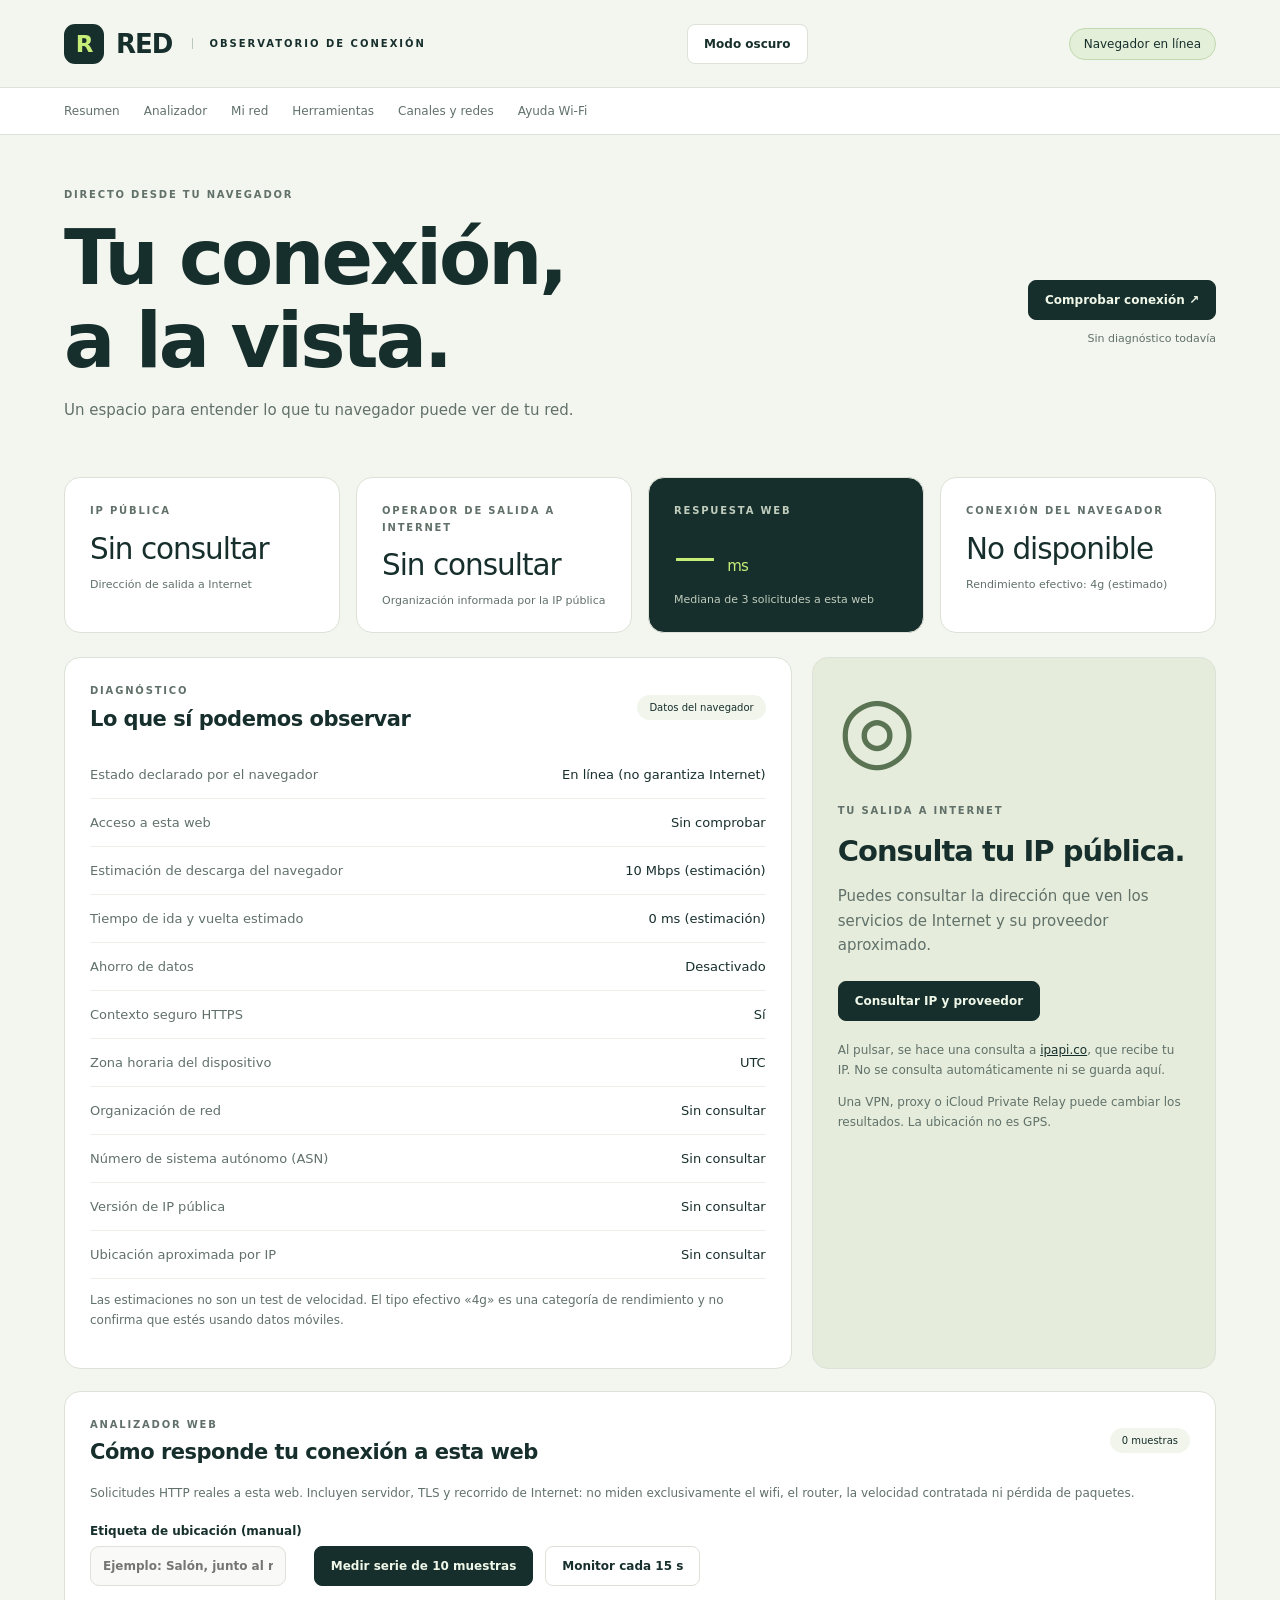
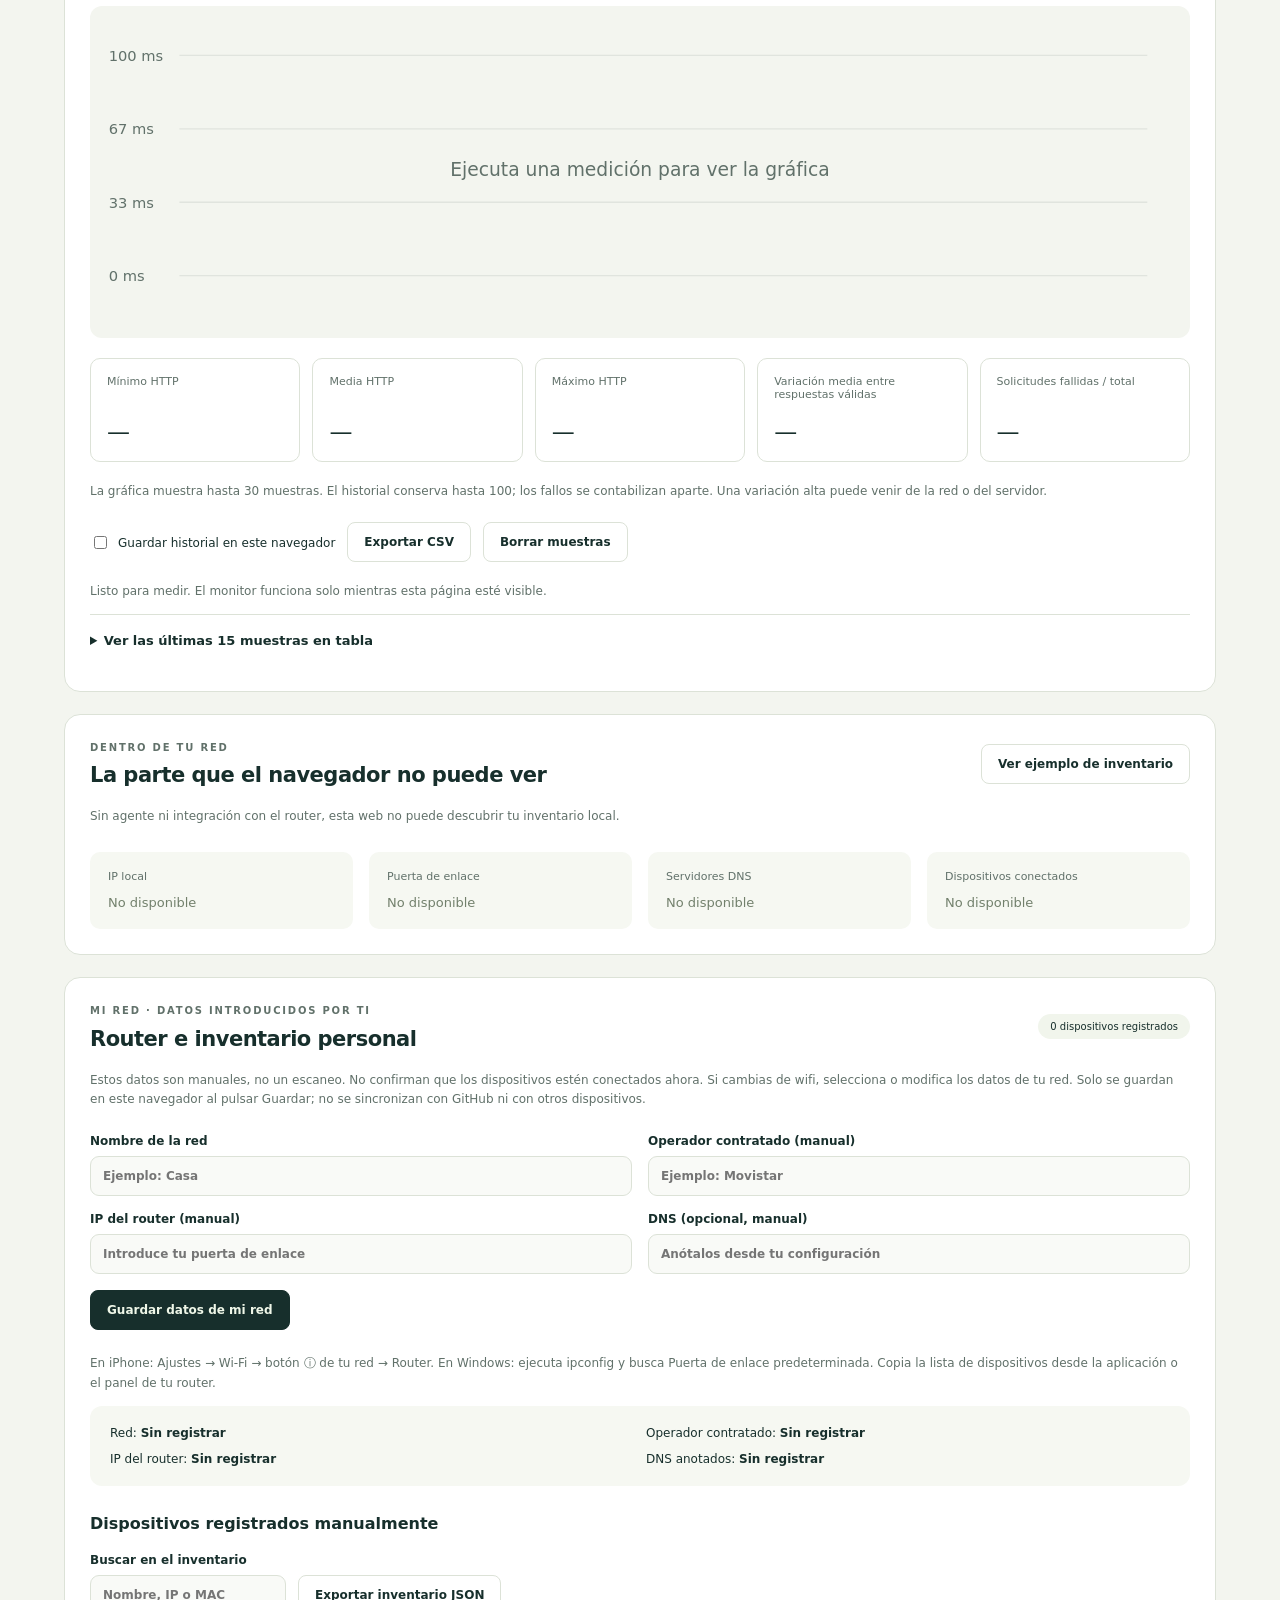
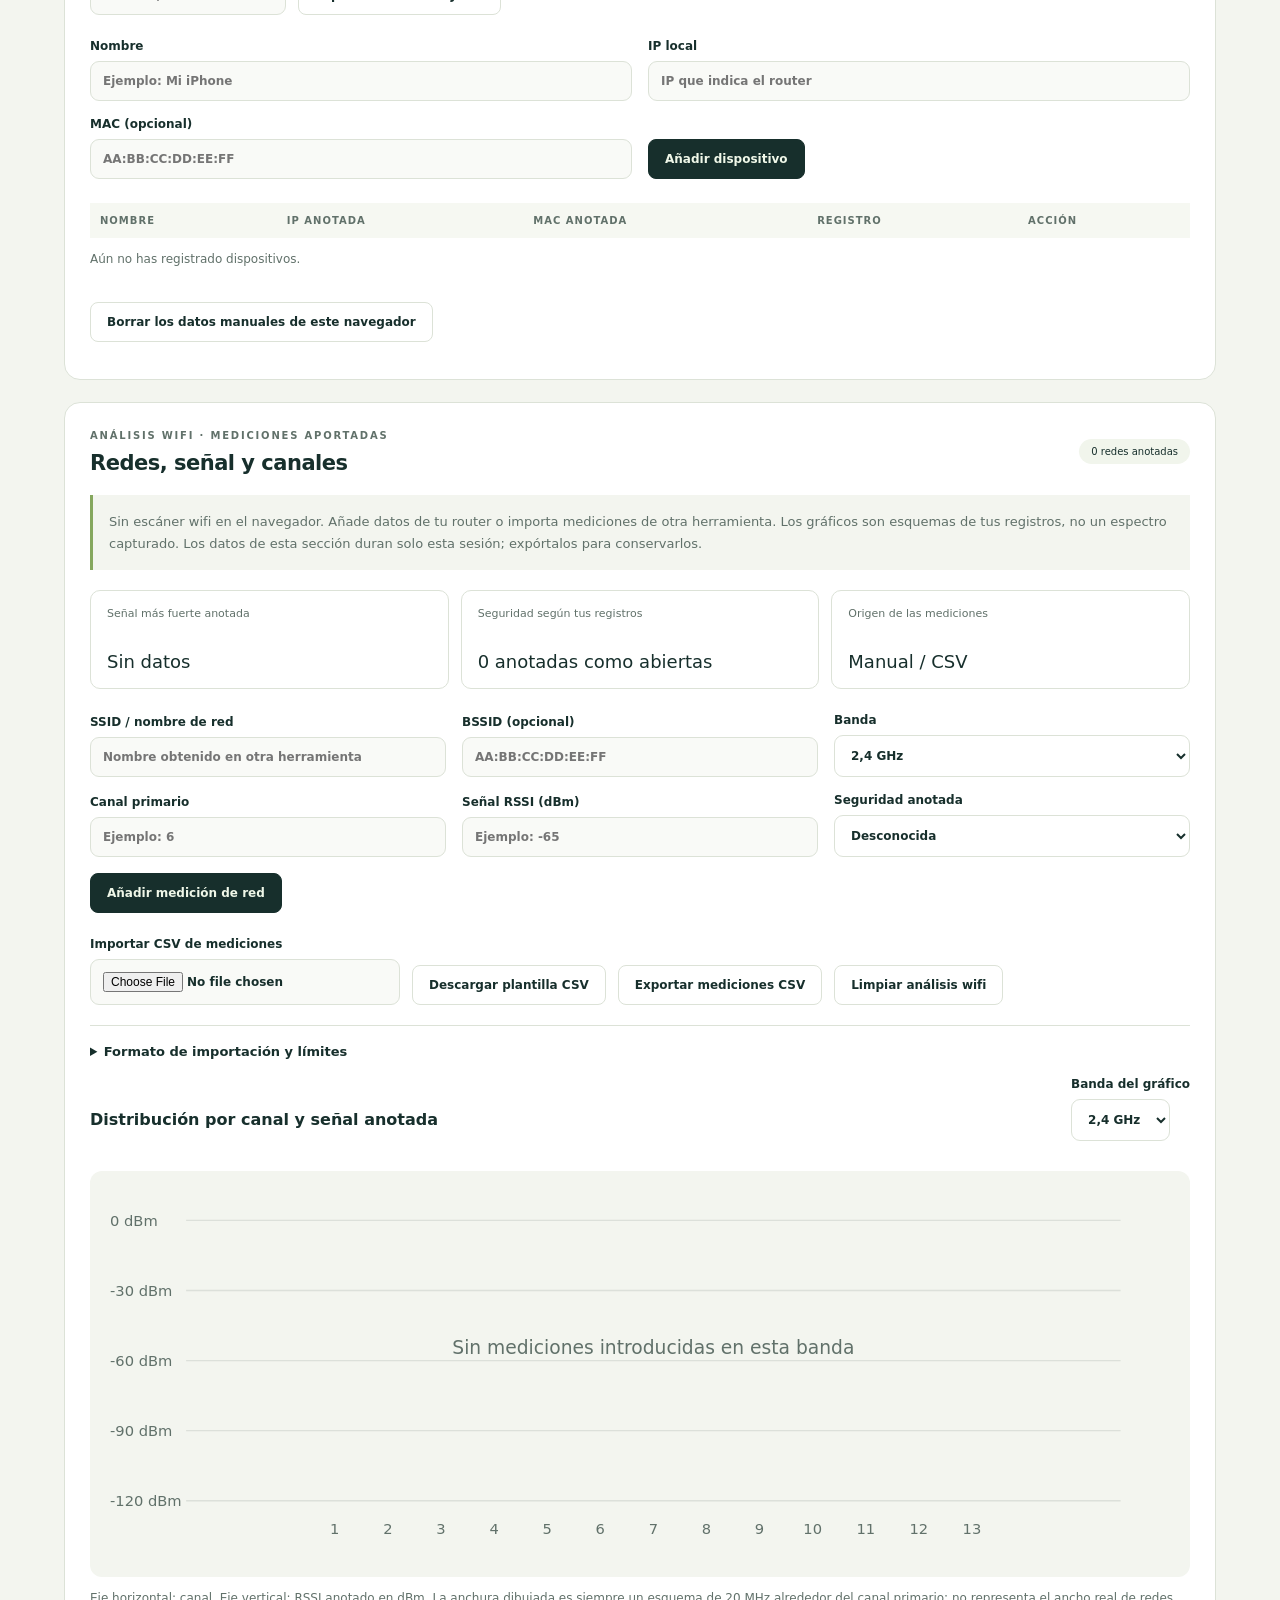
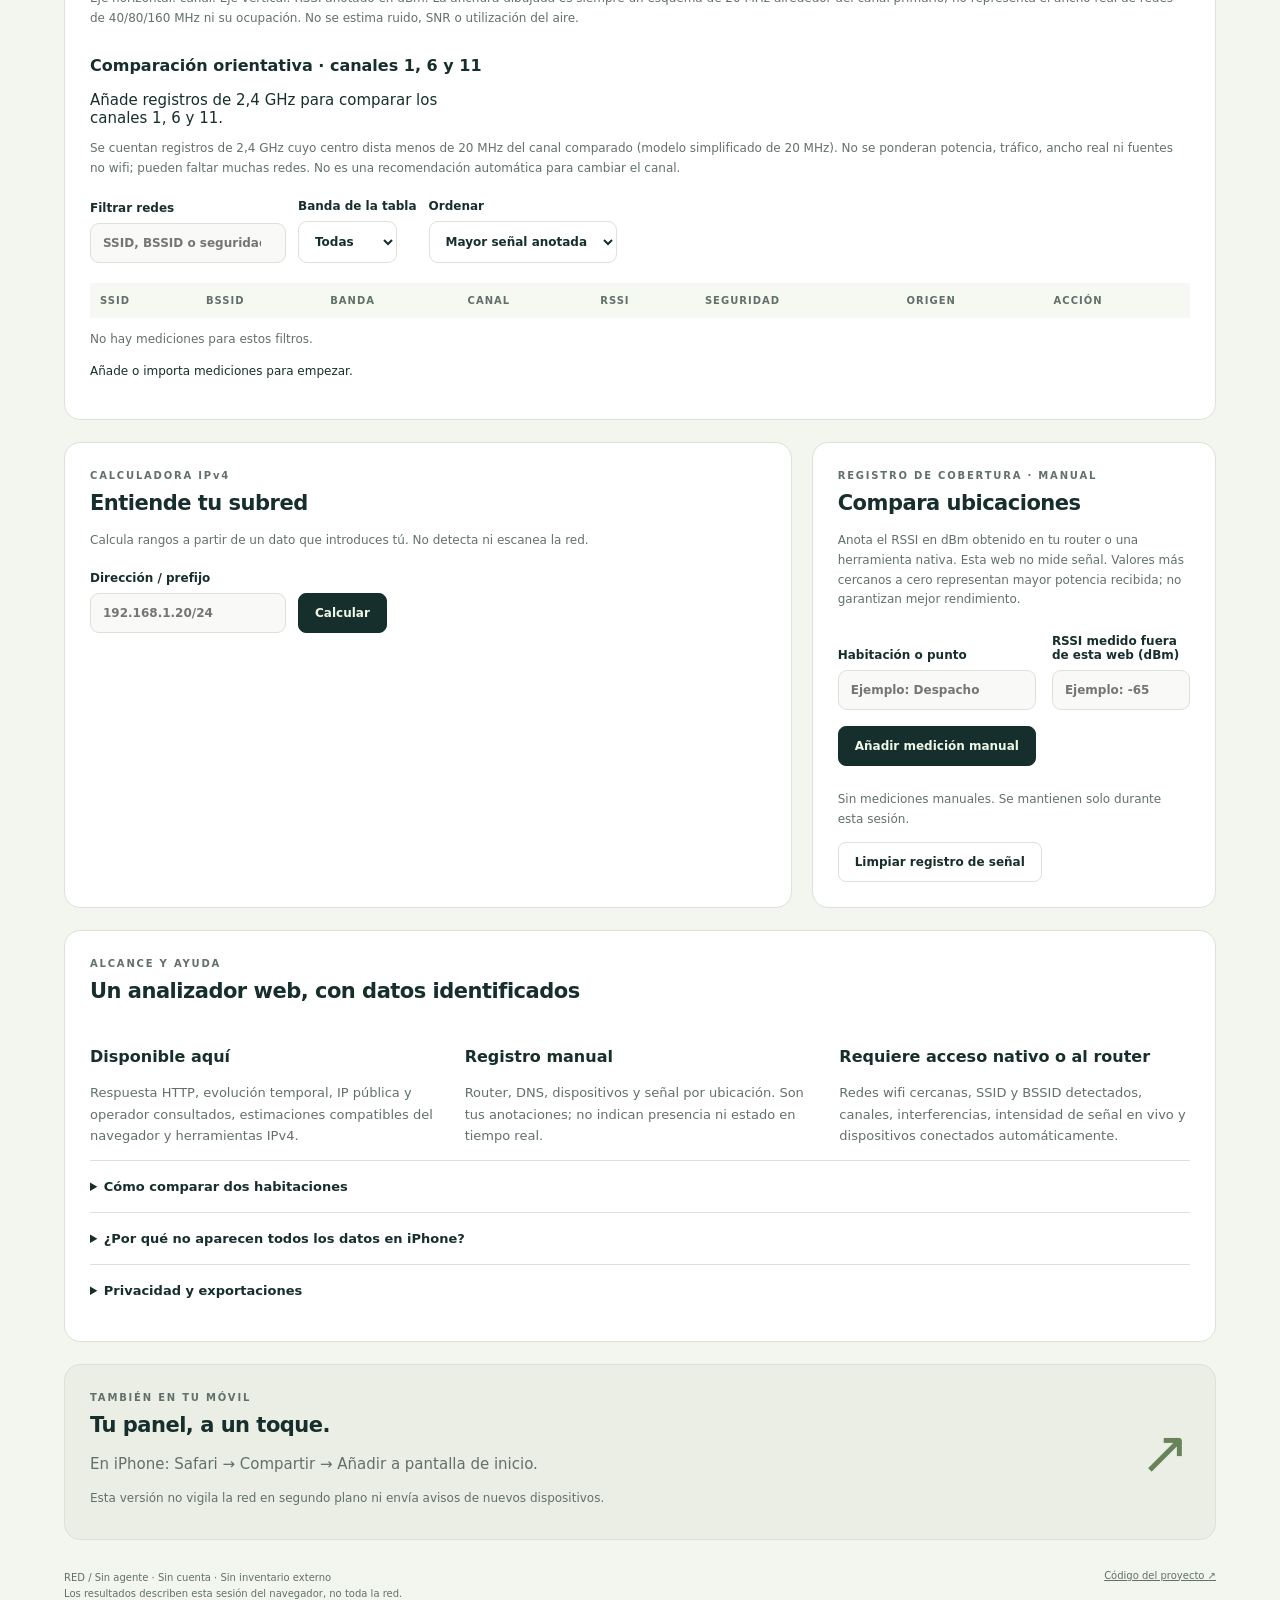
<file: docs/index.html>
<!doctype html><html lang="es"><head><meta charset="utf-8"><meta name="viewport" content="width=device-width,initial-scale=1"><meta name="theme-color" content="#172f2c"><meta name="description" content="Observatorio de tu conexión: IP pública, proveedor y diagnóstico web desde el navegador."><meta name="referrer" content="no-referrer"><title>RED · Tu conexión, a la vista</title><link rel="icon" href="./icon.svg"><link rel="apple-touch-icon" href="./icon-192.png"><link rel="manifest" href="./manifest.webmanifest"><link rel="stylesheet" href="./style.css"><script src="./app.js" defer></script><script src="./utils.js" defer></script><script src="./analyzer.js" defer></script><script src="./wireless-utils.js" defer></script><script src="./wireless.js" defer></script></head><body>
<header><a class="brand" href="./"><span class="brand-icon">R</span> RED <span class="edition">OBSERVATORIO DE CONEXIÓN</span></a><button id="theme" class="secondary" aria-pressed="false">Modo oscuro</button><span id="status" class="pill">Comprobando navegador</span></header>
<nav class="analyzer-nav" aria-label="Secciones"><a href="#overview">Resumen</a><a href="#analyzer">Analizador</a><a href="#my-network">Mi red</a><a href="#tools">Herramientas</a><a href="#wireless">Canales y redes</a><a href="#wifi-guide">Ayuda Wi-Fi</a></nav><main id="overview"><section class="intro"><div><p class="eyebrow">DIRECTO DESDE TU NAVEGADOR</p><h1>Tu conexión,<br>a la vista.</h1><p class="muted">Un espacio para entender lo que tu navegador puede ver de tu red.</p></div><div class="intro-action"><button id="diagnose">Comprobar conexión ↗</button><span id="checked">Sin diagnóstico todavía</span></div></section>
<section class="stats"><article class="card"><p class="eyebrow">IP PÚBLICA</p><strong id="public-ip">Sin consultar</strong><span class="muted">Dirección de salida a Internet</span></article><article class="card"><p class="eyebrow">OPERADOR DE SALIDA A INTERNET</p><strong id="provider">Sin consultar</strong><span class="muted">Organización informada por la IP pública</span></article><article class="card accent"><p class="eyebrow">RESPUESTA WEB</p><strong id="latency">— <small>ms</small></strong><span id="latency-note">Mediana de 3 solicitudes a esta web</span></article><article class="card"><p class="eyebrow">CONEXIÓN DEL NAVEGADOR</p><strong id="connection-type">No disponible</strong><span id="connection-note" class="muted">Depende del soporte del navegador</span></article></section>
<section class="workspace"><article class="card"><div class="section-head"><div><p class="eyebrow">DIAGNÓSTICO</p><h2>Lo que sí podemos observar</h2></div><span class="tag">Datos del navegador</span></div><dl class="details"><div><dt>Estado declarado por el navegador</dt><dd id="online">—</dd></div><div><dt>Acceso a esta web</dt><dd id="reachability">Sin comprobar</dd></div><div><dt>Estimación de descarga del navegador</dt><dd id="downlink">No disponible</dd></div><div><dt>Tiempo de ida y vuelta estimado</dt><dd id="rtt">No disponible</dd></div><div><dt>Ahorro de datos</dt><dd id="save-data">No disponible</dd></div><div><dt>Contexto seguro HTTPS</dt><dd id="secure">—</dd></div><div><dt>Zona horaria del dispositivo</dt><dd id="timezone">—</dd></div><div><dt>Organización de red</dt><dd id="network-org">Sin consultar</dd></div><div><dt>Número de sistema autónomo (ASN)</dt><dd id="asn">Sin consultar</dd></div><div><dt>Versión de IP pública</dt><dd id="ip-version">Sin consultar</dd></div><div><dt>Ubicación aproximada por IP</dt><dd id="location">Sin consultar</dd></div></dl><p class="small muted">Las estimaciones no son un test de velocidad. El tipo efectivo «4g» es una categoría de rendimiento y no confirma que estés usando datos móviles.</p></article>
<aside class="card public"><div class="orb" aria-hidden="true">◎</div><p class="eyebrow">TU SALIDA A INTERNET</p><h2>Consulta tu IP pública.</h2><p class="muted">Puedes consultar la dirección que ven los servicios de Internet y su proveedor aproximado.</p><button id="lookup">Consultar IP y proveedor</button><p class="small muted">Al pulsar, se hace una consulta a <a href="https://ipapi.co/privacy/" target="_blank" rel="noopener noreferrer">ipapi.co</a>, que recibe tu IP. No se consulta automáticamente ni se guarda aquí.</p><p class="small muted">Una VPN, proxy o iCloud Private Relay puede cambiar los resultados. La ubicación no es GPS.</p></aside></section>
<p id="message" role="status" aria-live="polite"></p><section class="card analyzer" id="analyzer"><div class="section-head"><div><p class="eyebrow">ANALIZADOR WEB</p><h2>Cómo responde tu conexión a esta web</h2></div><span id="sample-count" class="tag">0 muestras</span></div>
<p class="small muted">Solicitudes HTTP reales a esta web. Incluyen servidor, TLS y recorrido de Internet: no miden exclusivamente el wifi, el router, la velocidad contratada ni pérdida de paquetes.</p>
<div class="analyzer-controls"><label>Etiqueta de ubicación (manual)<input id="sample-label" maxlength="80" placeholder="Ejemplo: Salón, junto al router"></label><button id="run-series">Medir serie de 10 muestras</button><button id="stop-series" class="secondary" hidden>Detener serie</button><button id="monitor" class="secondary">Monitor cada 15 s</button></div>
<div class="chart-wrap"><svg id="response-chart" viewBox="0 0 800 225" role="img" aria-label="Gráfica de las últimas 30 respuestas HTTP; los fallos se marcan con una cruz"></svg></div>
<div class="metric-grid"><div><span>Mínimo HTTP</span><strong id="metric-min">—</strong></div><div><span>Media HTTP</span><strong id="metric-avg">—</strong></div><div><span>Máximo HTTP</span><strong id="metric-max">—</strong></div><div><span>Variación media entre respuestas válidas</span><strong id="metric-variation">—</strong></div><div><span>Solicitudes fallidas / total</span><strong id="metric-failed">—</strong></div></div>
<p class="small muted">La gráfica muestra hasta 30 muestras. El historial conserva hasta 100; los fallos se contabilizan aparte. Una variación alta puede venir de la red o del servidor.</p><div class="analyzer-controls"><label class="check"><input id="remember-history" type="checkbox"> Guardar historial en este navegador</label><button id="export-csv" class="secondary">Exportar CSV</button><button id="clear-history" class="secondary">Borrar muestras</button></div><p id="analyzer-status" class="small" role="status" aria-live="polite">Listo para medir. El monitor funciona solo mientras esta página esté visible.</p>
<details><summary>Ver las últimas 15 muestras en tabla</summary><div class="table-wrap"><table><thead><tr><th>Fecha</th><th>Ubicación manual</th><th>Resultado HTTP</th></tr></thead><tbody id="sample-list"></tbody></table></div></details></section>

<section class="card lan"><div class="section-head"><div><p class="eyebrow">DENTRO DE TU RED</p><h2>La parte que el navegador no puede ver</h2></div><button id="demo" class="secondary" aria-pressed="false">Ver ejemplo de inventario</button></div><p class="muted small">Sin agente ni integración con el router, esta web no puede descubrir tu inventario local.</p><div class="limits"><div><span>IP local</span><strong>No disponible</strong></div><div><span>Puerta de enlace</span><strong>No disponible</strong></div><div><span>Servidores DNS</span><strong>No disponible</strong></div><div><span>Dispositivos conectados</span><strong>No disponible</strong></div></div><div id="demo-panel" hidden><p class="demo-label">DEMOSTRACIÓN · DATOS FICTICIOS · NO ES TU RED</p><div class="table-wrap"><table><thead><tr><th>Ejemplo</th><th>IP ficticia</th><th>MAC ficticia</th><th>Origen</th></tr></thead><tbody><tr><td>Router de ejemplo</td><td>192.168.1.1</td><td>02:00:00:00:00:01</td><td>Simulado</td></tr><tr><td>Móvil de ejemplo</td><td>192.168.1.20</td><td>02:00:00:00:00:02</td><td>Simulado</td></tr><tr><td>Ordenador de ejemplo</td><td>192.168.1.30</td><td>02:00:00:00:00:03</td><td>Simulado</td></tr></tbody></table></div></div></section>
<section class="card lan" id="my-network"><div class="section-head"><div><p class="eyebrow">MI RED · DATOS INTRODUCIDOS POR TI</p><h2>Router e inventario personal</h2></div><span class="tag" id="manual-count">0 dispositivos registrados</span></div>
<p class="small muted">Estos datos son manuales, no un escaneo. No confirman que los dispositivos estén conectados ahora. Si cambias de wifi, selecciona o modifica los datos de tu red. Solo se guardan en este navegador al pulsar Guardar; no se sincronizan con GitHub ni con otros dispositivos.</p>
<form id="network-form" class="manual-form"><label>Nombre de la red<input id="network-name" maxlength="80" placeholder="Ejemplo: Casa"></label><label>Operador contratado (manual)<input id="contract-operator" maxlength="80" placeholder="Ejemplo: Movistar"></label><label>IP del router (manual)<input id="router-ip" inputmode="decimal" maxlength="15" placeholder="Introduce tu puerta de enlace"></label><label>DNS (opcional, manual)<input id="manual-dns" maxlength="100" placeholder="Anótalos desde tu configuración"></label><button>Guardar datos de mi red</button></form>
<p class="small muted">En iPhone: Ajustes → Wi-Fi → botón ⓘ de tu red → Router. En Windows: ejecuta ipconfig y busca Puerta de enlace predeterminada. Copia la lista de dispositivos desde la aplicación o el panel de tu router.</p>
<div class="manual-summary"><span>Red: <strong id="saved-name">Sin registrar</strong></span><span>Operador contratado: <strong id="saved-operator">Sin registrar</strong></span><span>IP del router: <strong id="saved-router">Sin registrar</strong></span><span>DNS anotados: <strong id="saved-dns">Sin registrar</strong></span></div>
<h3>Dispositivos registrados manualmente</h3><div class="analyzer-controls"><label>Buscar en el inventario<input id="inventory-search" type="search" placeholder="Nombre, IP o MAC"></label><button id="export-inventory" class="secondary">Exportar inventario JSON</button></div><form id="device-form" class="manual-form"><label>Nombre<input id="device-name" required maxlength="80" placeholder="Ejemplo: Mi iPhone"></label><label>IP local<input id="device-ip" required maxlength="15" inputmode="decimal" placeholder="IP que indica el router"></label><label>MAC (opcional)<input id="device-mac" maxlength="17" placeholder="AA:BB:CC:DD:EE:FF"></label><button>Añadir dispositivo</button></form>
<div class="table-wrap"><table><thead><tr><th>Nombre</th><th>IP anotada</th><th>MAC anotada</th><th>Registro</th><th>Acción</th></tr></thead><tbody id="manual-devices"></tbody></table></div><p id="manual-empty" class="small muted">Aún no has registrado dispositivos.</p><button id="clear-manual" class="secondary">Borrar los datos manuales de este navegador</button><p id="manual-status" class="small" role="status" aria-live="polite"></p></section>
<section class="card lan" id="wireless"><div class="section-head"><div><p class="eyebrow">ANÁLISIS WIFI · MEDICIONES APORTADAS</p><h2>Redes, señal y canales</h2></div><span id="wifi-total" class="tag">0 redes anotadas</span></div>
<p class="measurement-note">Sin escáner wifi en el navegador. Añade datos de tu router o importa mediciones de otra herramienta. Los gráficos son esquemas de tus registros, no un espectro capturado. Los datos de esta sección duran solo esta sesión; expórtalos para conservarlos.</p>
<div class="metric-grid wifi-metrics"><div><span>Señal más fuerte anotada</span><strong id="wifi-strongest">Sin datos</strong></div><div><span>Seguridad según tus registros</span><strong id="wifi-open">0 anotadas como abiertas</strong></div><div><span>Origen de las mediciones</span><strong>Manual / CSV</strong></div></div>
<form id="wifi-form" class="manual-form wifi-form"><label>SSID / nombre de red<input id="wifi-ssid" required maxlength="80" placeholder="Nombre obtenido en otra herramienta"></label><label>BSSID (opcional)<input id="wifi-bssid" maxlength="17" placeholder="AA:BB:CC:DD:EE:FF"></label><label>Banda<select id="wifi-input-band"><option value="2.4">2,4 GHz</option><option value="5">5 GHz</option></select></label><label>Canal primario<input id="wifi-channel" type="number" required min="1" max="165" step="1" placeholder="Ejemplo: 6"></label><label>Señal RSSI (dBm)<input id="wifi-rssi" type="number" required min="-120" max="0" step="1" placeholder="Ejemplo: -65"></label><label>Seguridad anotada<select id="wifi-security"><option>Desconocida</option><option>WPA2</option><option>WPA3</option><option>WPA2/WPA3</option><option>Abierta</option></select></label><button>Añadir medición de red</button></form>
<div class="analyzer-controls"><label>Importar CSV de mediciones<input id="wifi-import" type="file" accept=".csv,text/csv"></label><button id="wifi-template" class="secondary">Descargar plantilla CSV</button><button id="wifi-export" class="secondary">Exportar mediciones CSV</button><button id="wifi-clear" class="secondary">Limpiar análisis wifi</button></div>
<details><summary>Formato de importación y límites</summary><p class="small muted">Cabecera: ssid,band,channel,rssi,bssid,security. Usa coma como separador, punto para 2.4 y RSSI real en dBm, no porcentaje. bssid y security son opcionales; si incluyes las columnas, deja la celda vacía cuando no lo sepas. Seguridad: WPA2, WPA3, WPA2/WPA3, Abierta o Desconocida. Se admiten hasta 100 filas, 100 KB y bandas 2,4/5 GHz. No se importan directamente capturas de pantalla ni la salida de comandos. La disponibilidad legal de canales depende de tu país y equipo.</p></details>
<div class="section-head"><h3>Distribución por canal y señal anotada</h3><label>Banda del gráfico<select id="chart-band"><option value="2.4">2,4 GHz</option><option value="5">5 GHz</option></select></label></div><div class="chart-wrap"><svg id="channel-chart" viewBox="0 0 800 280" role="img" aria-label="Esquema de canales y RSSI con mediciones introducidas o importadas"></svg></div>
<p class="small muted">Eje horizontal: canal. Eje vertical: RSSI anotado en dBm. La anchura dibujada es siempre un esquema de 20 MHz alrededor del canal primario; no representa el ancho real de redes de 40/80/160 MHz ni su ocupación. No se estima ruido, SNR o utilización del aire.</p>
<h3>Comparación orientativa · canales 1, 6 y 11</h3><div id="wifi-analysis" class="channel-analysis"></div><p class="small muted">Se cuentan registros de 2,4 GHz cuyo centro dista menos de 20 MHz del canal comparado (modelo simplificado de 20 MHz). No se ponderan potencia, tráfico, ancho real ni fuentes no wifi; pueden faltar muchas redes. No es una recomendación automática para cambiar el canal.</p>
<div class="analyzer-controls"><label>Filtrar redes<input id="wifi-search" type="search" placeholder="SSID, BSSID o seguridad"></label><label>Banda de la tabla<select id="wifi-band"><option value="all">Todas</option><option value="2.4">2,4 GHz</option><option value="5">5 GHz</option></select></label><label>Ordenar<select id="wifi-sort"><option value="signal">Mayor señal anotada</option><option value="channel">Canal</option><option value="name">Nombre</option></select></label></div>
<div class="table-wrap"><table><thead><tr><th>SSID</th><th>BSSID</th><th>Banda</th><th>Canal</th><th>RSSI</th><th>Seguridad</th><th>Origen</th><th>Acción</th></tr></thead><tbody id="wifi-table"></tbody></table></div><p id="wifi-empty" class="small muted">No hay mediciones para estos filtros.</p><p id="wifi-status" role="status" aria-live="polite" class="small">Añade o importa mediciones para empezar.</p></section>
<section class="workspace tools" id="tools"><article class="card"><p class="eyebrow">CALCULADORA IPv4</p><h2>Entiende tu subred</h2><p class="small muted">Calcula rangos a partir de un dato que introduces tú. No detecta ni escanea la red.</p><form id="subnet-form" class="analyzer-controls"><label>Dirección / prefijo<input id="cidr" required placeholder="192.168.1.20/24" maxlength="18"></label><button>Calcular</button></form><dl class="details" id="subnet-result" aria-live="polite"></dl></article>
<article class="card"><p class="eyebrow">REGISTRO DE COBERTURA · MANUAL</p><h2>Compara ubicaciones</h2><p class="small muted">Anota el RSSI en dBm obtenido en tu router o una herramienta nativa. Esta web no mide señal. Valores más cercanos a cero representan mayor potencia recibida; no garantizan mejor rendimiento.</p><form id="survey-form" class="manual-form"><label>Habitación o punto<input id="survey-place" required maxlength="60" placeholder="Ejemplo: Despacho"></label><label>RSSI medido fuera de esta web (dBm)<input id="survey-rssi" required type="number" min="-120" max="0" step="1" placeholder="Ejemplo: -65"></label><button>Añadir medición manual</button></form><div id="survey-results"></div><p id="survey-empty" class="small muted">Sin mediciones manuales. Se mantienen solo durante esta sesión.</p><button id="clear-survey" class="secondary">Limpiar registro de señal</button></article></section>
<section class="card lan" id="wifi-guide"><p class="eyebrow">ALCANCE Y AYUDA</p><h2>Un analizador web, con datos identificados</h2><div class="capability-grid"><article><h3>Disponible aquí</h3><p>Respuesta HTTP, evolución temporal, IP pública y operador consultados, estimaciones compatibles del navegador y herramientas IPv4.</p></article><article><h3>Registro manual</h3><p>Router, DNS, dispositivos y señal por ubicación. Son tus anotaciones; no indican presencia ni estado en tiempo real.</p></article><article><h3>Requiere acceso nativo o al router</h3><p>Redes wifi cercanas, SSID y BSSID detectados, canales, interferencias, intensidad de señal en vivo y dispositivos conectados automáticamente.</p></article></div>
<details><summary>Cómo comparar dos habitaciones</summary><p class="small muted">Desactiva VPN si quieres excluir su efecto, usa el mismo dispositivo y evita descargas simultáneas. Escribe la ubicación y ejecuta una serie en cada habitación. Compara varias veces: un cambio HTTP no demuestra por sí solo un problema de cobertura.</p></details><details><summary>¿Por qué no aparecen todos los datos en iPhone?</summary><p class="small muted">Safari no expone toda la información de conexión. Los campos no compatibles aparecen como no disponibles. Instalar esta web en el inicio no le da permisos de escaneo wifi.</p></details><details><summary>Privacidad y exportaciones</summary><p class="small muted">El inventario y el historial opcional se guardan en este navegador y pueden borrarse con sus botones. No se sincronizan. Exportar descarga un archivo con tus datos: compártelo solo si quieres revelar esas anotaciones. La consulta de IP usa ipapi.co tras pulsar su botón.</p></details></section>
<section class="card install"><div><p class="eyebrow">TAMBIÉN EN TU MÓVIL</p><h2>Tu panel, a un toque.</h2><p class="muted">En iPhone: Safari → Compartir → Añadir a pantalla de inicio.</p><p class="small muted">Esta versión no vigila la red en segundo plano ni envía avisos de nuevos dispositivos.</p></div><button id="install" hidden>Instalar RED</button><span class="install-icon" aria-hidden="true">↗</span></section>
<footer><p>RED / Sin agente · Sin cuenta · Sin inventario externo<br>Los resultados describen esta sesión del navegador, no toda la red.</p><a href="https://github.com/jara-cyber/red" target="_blank" rel="noopener noreferrer">Código del proyecto ↗</a></footer></main></body></html>
</file>
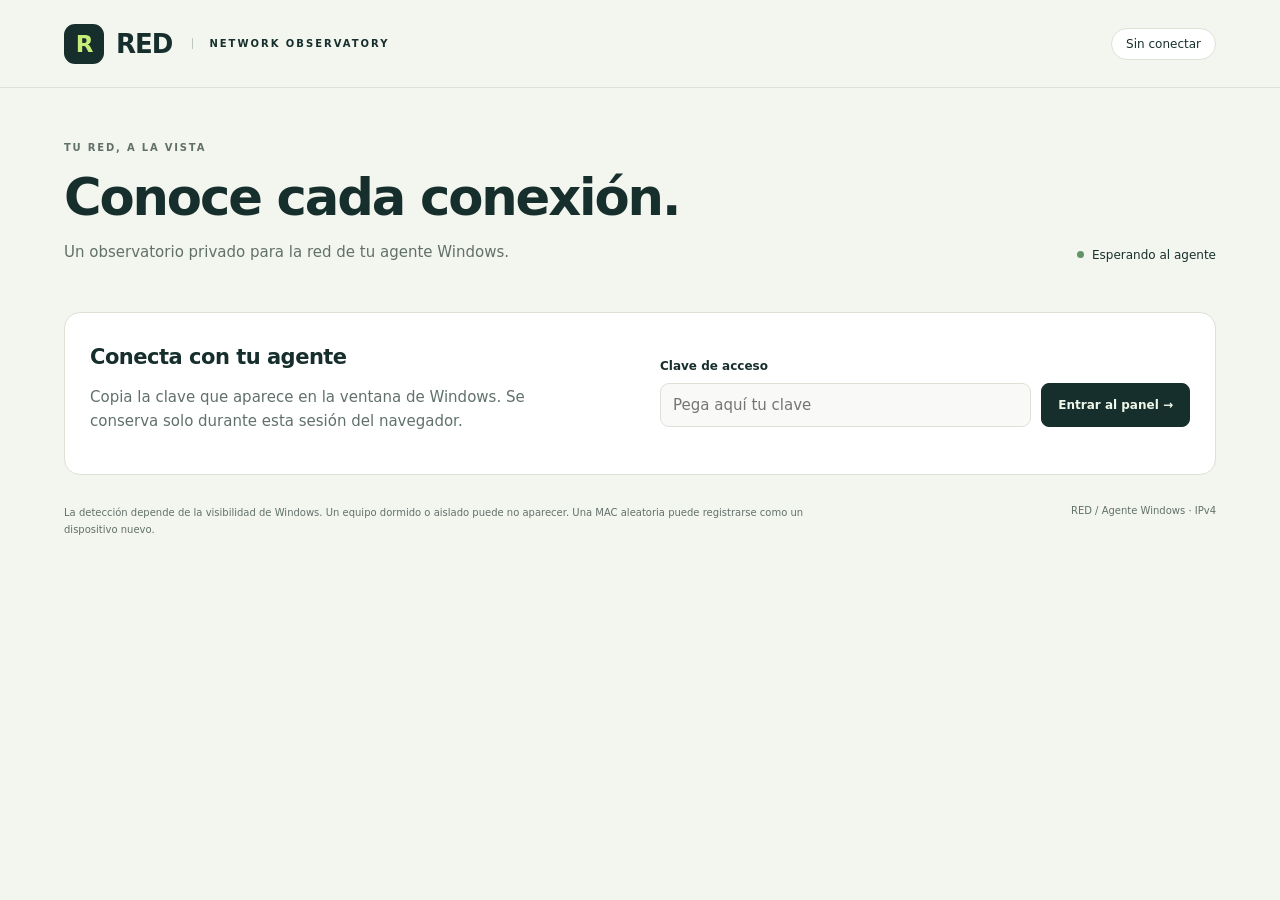
<file: web/index.html>
<!doctype html>
<html lang="es"><head><meta charset="utf-8"><meta name="viewport" content="width=device-width,initial-scale=1"><meta name="theme-color" content="#102b2a"><meta name="description" content="Inventario local de tu red, desde tu agente Windows."><title>RED · Observatorio de red</title><link rel="manifest" href="manifest.webmanifest"><link rel="apple-touch-icon" href="icon-192.png"><link rel="icon" href="icon.svg"><link rel="stylesheet" href="style.css"><script src="app.js" defer></script></head>
<body><header><a class="brand" href="/" aria-label="RED inicio"><span class="brand-icon">R</span> RED<span class="edition">NETWORK OBSERVATORY</span></a><span id="connection" class="pill">Sin conectar</span></header>
<main><section class="intro"><div><p class="eyebrow">TU RED, A LA VISTA</p><h1>Conoce cada conexión.</h1><p class="muted">Un observatorio privado para la red de tu agente Windows.</p></div><div class="live"><span class="dot"></span><span id="last-update">Esperando al agente</span></div></section>
<section id="login" class="card login"><div><h2>Conecta con tu agente</h2><p class="muted">Copia la clave que aparece en la ventana de Windows. Se conserva solo durante esta sesión del navegador.</p></div><form id="login-form"><label for="token">Clave de acceso</label><div class="form-row"><input id="token" type="password" autocomplete="off" required placeholder="Pega aquí tu clave"><button>Entrar al panel →</button></div></form></section>
<p id="message" role="status" aria-live="polite"></p>
<div id="dashboard" hidden><section class="stats" aria-label="Resumen de red"><article class="card"><p class="eyebrow">IP DEL AGENTE</p><strong id="ip">—</strong><span id="interface" class="muted">—</span></article><article class="card"><p class="eyebrow">PUERTA DE ENLACE</p><strong id="gateway">—</strong><span class="muted">Salida de esta red</span></article><article class="card"><p class="eyebrow">DETECTADOS RECIENTEMENTE</p><strong id="count">—</strong><span class="muted">Observados en los últimos 3 minutos</span></article><article class="card"><p class="eyebrow">SUBRED IPv4</p><strong id="subnet">—</strong><span id="mode" class="muted">—</span></article></section>
<section class="workspace"><article class="card inventory"><div class="section-head"><div><p class="eyebrow">INVENTARIO</p><h2>Dispositivos observados</h2></div><input id="search" type="search" aria-label="Filtrar dispositivos" placeholder="Buscar IP o MAC…"></div><div class="table-wrap"><table><thead><tr><th>Dispositivo</th><th>Dirección IP</th><th>Dirección MAC</th><th>Última observación</th></tr></thead><tbody id="devices"></tbody></table></div><p id="empty" class="muted">Todavía no hay dispositivos detectados.</p><div class="inventory-footer"><span id="dns">DNS: —</span><button id="refresh" class="secondary">Actualizar panel</button></div></article><aside class="card activity"><p class="eyebrow">ACTIVIDAD</p><h2>Primeras detecciones</h2><p class="muted small">La primera lectura establece la referencia inicial. Los avisos posteriores aparecen aquí.</p><ol id="events"></ol><p id="no-events" class="muted">Sin nuevas detecciones.</p></aside></section>
<section class="card notifications"><div><p class="eyebrow">AVISOS</p><h2>Entérate de los nuevos dispositivos.</h2><p id="notification-detail" class="muted">Activa los avisos para este navegador.</p></div><div class="actions"><button id="notify">Activar notificaciones</button><button id="test-push" class="secondary" hidden>Probar push</button><button id="unsubscribe" class="secondary" hidden>Desactivar push</button><button id="logout" class="secondary">Cerrar sesión</button></div></section></div>
<footer><p>La detección depende de la visibilidad de Windows. Un equipo dormido o aislado puede no aparecer. Una MAC aleatoria puede registrarse como un dispositivo nuevo.</p><span>RED / Agente Windows · IPv4</span></footer></main></body></html>
</file>
<file: docs/style.css>
:root{--bg:#f3f5ef;--ink:#172f2c;--muted:#61716a;--line:#dce2d7;--accent:#c7ed79;--white:#fff;--green:#39754d}*{box-sizing:border-box}body{margin:0;background:var(--bg);color:var(--ink);font-family:Inter,Segoe UI,system-ui,sans-serif;font-size:15px}header{height:88px;border-bottom:1px solid var(--line);padding:0 5vw;display:flex;align-items:center;justify-content:space-between}.brand{text-decoration:none;color:var(--ink);font-size:26px;font-weight:800;display:flex;align-items:center;gap:12px;letter-spacing:-1px}.brand-icon{display:grid;place-items:center;width:40px;height:40px;background:var(--ink);color:var(--accent);border-radius:11px;font-size:23px}.edition{font-size:10px;letter-spacing:2px;border-left:1px solid #bdc7bd;padding-left:16px;margin-left:8px;font-weight:600}.pill{font-size:12px;border:1px solid var(--line);border-radius:99px;padding:8px 14px;background:#fff}.pill.connected{background:#e3efd9;border-color:#c1d9ad}main{max-width:1550px;margin:auto;padding:52px 5vw 24px}.intro{display:flex;align-items:end;justify-content:space-between;gap:24px;margin-bottom:32px}h1{font-size:clamp(32px,4vw,55px);letter-spacing:-2.1px;font-weight:600;line-height:1.1;margin:12px 0}h2{font-size:21px;letter-spacing:-.5px;font-weight:600;margin:7px 0 16px}p{line-height:1.65}.muted{color:var(--muted)}.eyebrow{font-size:10px;font-weight:700;letter-spacing:1.8px;margin:0;color:var(--muted)}.live{display:flex;align-items:center;gap:8px;font-size:12px;white-space:nowrap;margin-bottom:18px}.dot{width:7px;height:7px;background:#629467;border-radius:50%}.card{background:var(--white);border:1px solid var(--line);border-radius:16px;padding:25px}.login{display:grid;grid-template-columns:1fr 1fr;gap:40px;align-items:center}.login p{max-width:490px}label{display:block;margin-bottom:10px;font-size:12px;font-weight:600}.form-row{display:flex;gap:10px}input{font:inherit;border:1px solid var(--line);background:#f9faf7;padding:12px;border-radius:9px;min-width:0;color:var(--ink)}input:focus{outline:2px solid #81a948;outline-offset:2px}.form-row input{flex:1;width:100%}button{font:inherit;font-size:12px;font-weight:600;color:#eff7e8;background:var(--ink);border:1px solid var(--ink);border-radius:8px;padding:12px 16px;cursor:pointer;white-space:nowrap}button:hover{filter:brightness(1.12)}button:disabled{opacity:.5;cursor:wait}.secondary{background:white;color:var(--ink);border-color:var(--line)}.stats{display:grid;grid-template-columns:repeat(4,1fr);gap:16px;margin:24px 0}.stats .card{display:flex;flex-direction:column;gap:12px}.stats strong{font-size:clamp(22px,2.4vw,32px);font-weight:500;letter-spacing:-1px}.stats span{font-size:11px}.stats .card:nth-child(3){background:var(--ink);color:white}.stats .card:nth-child(3) .eyebrow,.stats .card:nth-child(3) .muted{color:#c0cdbd}.stats .card:nth-child(3) strong{color:var(--accent)}.workspace{display:grid;grid-template-columns:minmax(0,2.5fr) minmax(260px,1fr);gap:20px}.section-head{display:flex;justify-content:space-between;gap:16px;align-items:center;margin-bottom:20px}.section-head input{width:195px;font-size:12px}.section-head h2{margin-bottom:0}.table-wrap{overflow:auto}table{border-collapse:collapse;text-align:left;width:100%;white-space:nowrap}th{font-size:10px;text-transform:uppercase;letter-spacing:1px;color:var(--muted);font-weight:600;padding:12px 10px;background:#f6f8f2}td{padding:20px 10px;border-bottom:1px solid #edf0e9;font-size:12px}td:nth-child(3){font-family:ui-monospace,Consolas,monospace;font-size:11px}.device-role{display:flex;align-items:center;gap:10px}.device-icon{display:grid;place-items:center;width:32px;height:32px;border-radius:8px;background:#edf4e6;color:#44613b;font-size:17px}.seen{color:#477b48}.older{color:#8b9288}.inventory-footer{display:flex;justify-content:space-between;gap:16px;align-items:center;margin-top:22px;font-size:11px;color:var(--muted);overflow-wrap:anywhere}.small{font-size:12px}.activity ol{list-style:none;margin:24px 0 0;padding:0;max-height:400px;overflow:auto}.activity li{padding:0 0 18px 18px;margin-left:3px;border-left:1px solid var(--line);position:relative;font-size:12px;line-height:1.7}.activity li:before{content:'';position:absolute;width:7px;height:7px;border-radius:50%;background:#89ad59;left:-4px;top:5px}.activity li span{display:block;color:var(--muted);font-size:11px}.notifications{margin-top:20px;display:flex;justify-content:space-between;align-items:center;gap:24px;background:#e7eddf}.notifications h2{margin-bottom:5px}.notifications p:last-child{font-size:12px;max-width:650px}.actions{display:flex;gap:8px;flex-wrap:wrap}#message{color:#8c402c;font-size:13px}footer{display:flex;justify-content:space-between;gap:32px;margin-top:30px;color:var(--muted);font-size:10px}footer p{max-width:760px;margin:0}footer span{white-space:nowrap}[hidden]{display:none!important}@media(max-width:1000px){.workspace{grid-template-columns:1fr}.stats{grid-template-columns:repeat(2,1fr)}.login{grid-template-columns:1fr;gap:8px}.notifications{align-items:start;flex-direction:column}.intro{align-items:start;flex-direction:column;gap:0}.live{margin:0}.activity ol{max-height:220px}}@media(max-width:600px){header{height:72px}.edition{display:none}main{padding-top:32px}.card{padding:19px}.stats{gap:10px}.stats .card{padding:18px 14px}.stats strong{font-size:23px}.stats .eyebrow{font-size:8px;letter-spacing:1px}.stats span{line-height:1.6}.section-head{align-items:start;flex-direction:column}.section-head input{width:100%}.form-row{flex-direction:column}.inventory-footer{align-items:start;flex-direction:column}footer{flex-direction:column;gap:12px}.actions{width:100%}.actions button{flex:1}}
.intro{align-items:center;margin-bottom:40px}.intro h1{font-size:clamp(44px,6vw,76px);letter-spacing:-3px}.intro-action{display:flex;flex-direction:column;gap:12px;align-items:end}.intro-action span{font-size:11px;color:var(--muted)}.stats strong{overflow-wrap:anywhere;font-size:clamp(19px,2.3vw,30px)}.stats .card.accent{background:var(--ink);color:var(--accent)}.accent small{font-size:15px}.accent>span{color:#c0cdbd}.stats .card.accent .eyebrow{color:#c0cdbd}.stats .card:nth-child(3) strong{font-size:42px}.workspace{grid-template-columns:minmax(0,1.8fr) minmax(290px,1fr)}.tag{font-size:10px;background:#f1f5ec;border-radius:30px;padding:7px 12px;white-space:nowrap}.details{margin:12px 0}.details>div{display:flex;justify-content:space-between;gap:24px;padding:16px 0;border-bottom:1px solid #edf0e9;font-size:13px}.details dt{color:var(--muted)}.details dd{margin:0;text-align:right;overflow-wrap:anywhere;font-weight:500;max-width:55%}.public{background:#e5ecdb}.public h2{font-size:29px;letter-spacing:-1px;margin-top:14px}.public button{margin:8px 0}.public a{color:var(--ink)}.orb{font-size:90px;color:#5a7352;line-height:1;margin-bottom:30px}.lan{margin-top:22px}.limits{display:grid;grid-template-columns:repeat(4,1fr);margin-top:25px;gap:16px}.limits>div{background:#f6f8f2;padding:18px;border-radius:10px}.limits span{display:block;font-size:11px;color:var(--muted);margin-bottom:10px}.limits strong{font-size:13px;font-weight:500;color:#72806c}.demo-label{color:#795a24;background:#fff3d7;border:1px solid #e6cc92;padding:12px 15px;border-radius:8px;font-size:11px;font-weight:700;letter-spacing:1px;margin-top:24px}.install{margin-top:22px;display:flex;align-items:center;justify-content:space-between;gap:20px;background:#ebeee5}.install h2{margin-bottom:5px}.install p{margin-bottom:5px}.install-icon{font-size:60px;color:#68825a}footer a{color:var(--muted);white-space:nowrap}button:focus-visible,a:focus-visible{outline:3px solid #7eaa4c;outline-offset:4px}@media(max-width:1000px){.workspace{grid-template-columns:1fr}.public{display:block}.orb{font-size:60px;margin-bottom:15px}.intro-action{align-items:start}.limits{grid-template-columns:repeat(2,1fr)}}@media(max-width:600px){.intro h1{letter-spacing:-2px}.intro-action{width:100%;margin-top:16px}.intro-action button{width:100%}.details>div{font-size:12px;gap:12px}.limits{gap:10px}.limits>div{padding:14px}.edition{display:none}.stats strong{font-size:20px}.stats .card:nth-child(3) strong{font-size:32px}.install-icon{display:none}.install{align-items:start;flex-direction:column}}

.manual-form{display:grid;grid-template-columns:repeat(2,minmax(0,1fr));gap:16px;margin:24px 0;align-items:end}.manual-form label{margin:0}.manual-form input{display:block;width:100%;margin-top:8px}.manual-form button{justify-self:start}.manual-summary{display:grid;grid-template-columns:repeat(2,minmax(0,1fr));gap:12px;padding:20px;background:#f6f8f2;border-radius:12px;font-size:12px}.manual-summary span{overflow-wrap:anywhere}.manual-summary strong{font-weight:600}#clear-manual{margin-top:20px}#manual-status{color:#526938}h3{font-weight:600;font-size:16px;margin-top:28px}@media(max-width:600px){.manual-form,.manual-summary{grid-template-columns:1fr}.manual-form button{width:100%}}

html{scroll-behavior:smooth;scroll-padding-top:24px}.analyzer-nav{display:flex;gap:24px;overflow:auto;padding:16px 5vw;border-bottom:1px solid var(--line);background:var(--white)}.analyzer-nav a{color:var(--muted);font-size:12px;white-space:nowrap;text-decoration:none}.analyzer-nav a:hover{color:var(--ink)}.analyzer{margin-top:22px}.analyzer-controls{display:flex;gap:12px;align-items:end;flex-wrap:wrap;margin:20px 0}.analyzer-controls label{margin:0}.analyzer-controls input:not([type=checkbox]){display:block;margin-top:8px;max-width:100%}.check{display:flex;align-items:center;gap:8px;padding:10px 0;font-weight:400}.check input{accent-color:var(--green)}.chart-wrap{width:100%;overflow:hidden;background:var(--bg);padding:16px;border-radius:12px}#response-chart{display:block;width:100%;height:auto;min-height:150px;color:var(--muted)}.metric-grid{display:grid;grid-template-columns:repeat(5,1fr);gap:12px;margin:20px 0}.metric-grid>div{padding:16px;border:1px solid var(--line);border-radius:10px}.metric-grid span{font-size:11px;color:var(--muted);display:block;min-height:32px}.metric-grid strong{display:block;font-size:23px;font-weight:500;margin-top:12px}.tools{margin-top:22px}.tools .manual-form{grid-template-columns:1fr 1fr}.survey-row{display:flex;align-items:center;gap:12px;margin:16px 0;font-size:12px}.survey-row span{flex:1;overflow-wrap:anywhere}.survey-row meter{width:32%}.survey-row strong{font-size:11px;font-weight:500}.capability-grid{display:grid;grid-template-columns:repeat(3,1fr);gap:24px}.capability-grid p{font-size:13px;color:var(--muted)}details{border-top:1px solid var(--line);padding:18px 0}summary{cursor:pointer;font-size:13px;font-weight:600}details p{max-width:850px}#analyzer-status{color:var(--muted)}
[data-theme=dark]{--bg:#101b1b;--ink:#e5eedf;--muted:#a6b7ad;--line:#34433e;--white:#1b2927;--green:#9cbd70;color-scheme:dark}[data-theme=dark] .brand-icon,[data-theme=dark] button{background:#c7ed79;color:#152b24;border-color:#c7ed79}[data-theme=dark] .secondary{background:transparent;color:var(--ink);border-color:var(--line)}[data-theme=dark] .stats .card.accent{background:#213d32}[data-theme=dark] .pill,[data-theme=dark] input,[data-theme=dark] th,[data-theme=dark] .limits>div,[data-theme=dark] .manual-summary,[data-theme=dark] .tag{background:#243530;color:var(--ink)}[data-theme=dark] .public,[data-theme=dark] .install{background:#283c2e}[data-theme=dark] .details>div,[data-theme=dark] td{border-color:var(--line)}[data-theme=dark] .demo-label{background:#463b23;color:#f7df9c}[data-theme=dark] .stats .card.accent strong{color:#c7ed79}[data-theme=dark] .pill.connected{background:#29432f;border-color:#4d694a}
@media(max-width:1000px){.metric-grid{grid-template-columns:repeat(3,1fr)}.capability-grid{grid-template-columns:1fr}}@media(max-width:600px){header{gap:8px;padding:0 4vw}.brand{font-size:22px;gap:7px}.brand-icon{width:32px;height:32px}.pill{font-size:9px;padding:7px}header button{font-size:10px;padding:8px}.metric-grid{grid-template-columns:repeat(2,1fr)}.metric-grid strong{font-size:21px}.analyzer-controls{align-items:stretch}.analyzer-controls label{width:100%}.analyzer-controls input:not([type=checkbox]){width:100%}.analyzer-controls button{flex:1}.tools .manual-form{grid-template-columns:1fr}.survey-row{flex-wrap:wrap}.survey-row span{flex-basis:100%}.chart-wrap{padding:5px}.analyzer-nav{gap:22px}}
@media(prefers-reduced-motion:reduce){html{scroll-behavior:auto}}

select{font:inherit;color:var(--ink);background:var(--white);border:1px solid var(--line);border-radius:9px;padding:12px;display:block;margin-top:8px;max-width:100%}.wifi-form{grid-template-columns:repeat(3,minmax(0,1fr))}.wifi-form select{width:100%}.measurement-note{padding:16px;border-left:3px solid #85a75e;background:var(--bg);font-size:13px;color:var(--muted)}.wifi-metrics{grid-template-columns:repeat(3,1fr)}.wifi-metrics strong{font-size:18px;overflow-wrap:anywhere}.channel-analysis{display:grid;grid-template-columns:repeat(3,1fr);gap:12px}.channel-score{border:1px solid var(--line);padding:16px;border-radius:10px}.channel-score strong,.channel-score span{display:block}.channel-score span{font-size:12px;color:var(--muted);margin-top:10px}#channel-chart{display:block;width:100%;height:auto;min-height:180px;color:var(--muted)}#wifi-import{max-width:100%;font-size:12px}@media(max-width:750px){.wifi-form,.wifi-metrics{grid-template-columns:1fr 1fr}}@media(max-width:500px){.wifi-form,.wifi-metrics,.channel-analysis{grid-template-columns:1fr}select{width:100%}}
</file>
<file: web/style.css>
:root{--bg:#f3f5ef;--ink:#172f2c;--muted:#61716a;--line:#dce2d7;--accent:#c7ed79;--white:#fff;--green:#39754d}*{box-sizing:border-box}body{margin:0;background:var(--bg);color:var(--ink);font-family:Inter,Segoe UI,system-ui,sans-serif;font-size:15px}header{height:88px;border-bottom:1px solid var(--line);padding:0 5vw;display:flex;align-items:center;justify-content:space-between}.brand{text-decoration:none;color:var(--ink);font-size:26px;font-weight:800;display:flex;align-items:center;gap:12px;letter-spacing:-1px}.brand-icon{display:grid;place-items:center;width:40px;height:40px;background:var(--ink);color:var(--accent);border-radius:11px;font-size:23px}.edition{font-size:10px;letter-spacing:2px;border-left:1px solid #bdc7bd;padding-left:16px;margin-left:8px;font-weight:600}.pill{font-size:12px;border:1px solid var(--line);border-radius:99px;padding:8px 14px;background:#fff}.pill.connected{background:#e3efd9;border-color:#c1d9ad}main{max-width:1550px;margin:auto;padding:52px 5vw 24px}.intro{display:flex;align-items:end;justify-content:space-between;gap:24px;margin-bottom:32px}h1{font-size:clamp(32px,4vw,55px);letter-spacing:-2.1px;font-weight:600;line-height:1.1;margin:12px 0}h2{font-size:21px;letter-spacing:-.5px;font-weight:600;margin:7px 0 16px}p{line-height:1.65}.muted{color:var(--muted)}.eyebrow{font-size:10px;font-weight:700;letter-spacing:1.8px;margin:0;color:var(--muted)}.live{display:flex;align-items:center;gap:8px;font-size:12px;white-space:nowrap;margin-bottom:18px}.dot{width:7px;height:7px;background:#629467;border-radius:50%}.card{background:var(--white);border:1px solid var(--line);border-radius:16px;padding:25px}.login{display:grid;grid-template-columns:1fr 1fr;gap:40px;align-items:center}.login p{max-width:490px}label{display:block;margin-bottom:10px;font-size:12px;font-weight:600}.form-row{display:flex;gap:10px}input{font:inherit;border:1px solid var(--line);background:#f9faf7;padding:12px;border-radius:9px;min-width:0;color:var(--ink)}input:focus{outline:2px solid #81a948;outline-offset:2px}.form-row input{flex:1;width:100%}button{font:inherit;font-size:12px;font-weight:600;color:#eff7e8;background:var(--ink);border:1px solid var(--ink);border-radius:8px;padding:12px 16px;cursor:pointer;white-space:nowrap}button:hover{filter:brightness(1.12)}button:disabled{opacity:.5;cursor:wait}.secondary{background:white;color:var(--ink);border-color:var(--line)}.stats{display:grid;grid-template-columns:repeat(4,1fr);gap:16px;margin:24px 0}.stats .card{display:flex;flex-direction:column;gap:12px}.stats strong{font-size:clamp(22px,2.4vw,32px);font-weight:500;letter-spacing:-1px}.stats span{font-size:11px}.stats .card:nth-child(3){background:var(--ink);color:white}.stats .card:nth-child(3) .eyebrow,.stats .card:nth-child(3) .muted{color:#c0cdbd}.stats .card:nth-child(3) strong{color:var(--accent)}.workspace{display:grid;grid-template-columns:minmax(0,2.5fr) minmax(260px,1fr);gap:20px}.section-head{display:flex;justify-content:space-between;gap:16px;align-items:center;margin-bottom:20px}.section-head input{width:195px;font-size:12px}.section-head h2{margin-bottom:0}.table-wrap{overflow:auto}table{border-collapse:collapse;text-align:left;width:100%;white-space:nowrap}th{font-size:10px;text-transform:uppercase;letter-spacing:1px;color:var(--muted);font-weight:600;padding:12px 10px;background:#f6f8f2}td{padding:20px 10px;border-bottom:1px solid #edf0e9;font-size:12px}td:nth-child(3){font-family:ui-monospace,Consolas,monospace;font-size:11px}.device-role{display:flex;align-items:center;gap:10px}.device-icon{display:grid;place-items:center;width:32px;height:32px;border-radius:8px;background:#edf4e6;color:#44613b;font-size:17px}.seen{color:#477b48}.older{color:#8b9288}.inventory-footer{display:flex;justify-content:space-between;gap:16px;align-items:center;margin-top:22px;font-size:11px;color:var(--muted);overflow-wrap:anywhere}.small{font-size:12px}.activity ol{list-style:none;margin:24px 0 0;padding:0;max-height:400px;overflow:auto}.activity li{padding:0 0 18px 18px;margin-left:3px;border-left:1px solid var(--line);position:relative;font-size:12px;line-height:1.7}.activity li:before{content:'';position:absolute;width:7px;height:7px;border-radius:50%;background:#89ad59;left:-4px;top:5px}.activity li span{display:block;color:var(--muted);font-size:11px}.notifications{margin-top:20px;display:flex;justify-content:space-between;align-items:center;gap:24px;background:#e7eddf}.notifications h2{margin-bottom:5px}.notifications p:last-child{font-size:12px;max-width:650px}.actions{display:flex;gap:8px;flex-wrap:wrap}#message{color:#8c402c;font-size:13px}footer{display:flex;justify-content:space-between;gap:32px;margin-top:30px;color:var(--muted);font-size:10px}footer p{max-width:760px;margin:0}footer span{white-space:nowrap}[hidden]{display:none!important}@media(max-width:1000px){.workspace{grid-template-columns:1fr}.stats{grid-template-columns:repeat(2,1fr)}.login{grid-template-columns:1fr;gap:8px}.notifications{align-items:start;flex-direction:column}.intro{align-items:start;flex-direction:column;gap:0}.live{margin:0}.activity ol{max-height:220px}}@media(max-width:600px){header{height:72px}.edition{display:none}main{padding-top:32px}.card{padding:19px}.stats{gap:10px}.stats .card{padding:18px 14px}.stats strong{font-size:23px}.stats .eyebrow{font-size:8px;letter-spacing:1px}.stats span{line-height:1.6}.section-head{align-items:start;flex-direction:column}.section-head input{width:100%}.form-row{flex-direction:column}.inventory-footer{align-items:start;flex-direction:column}footer{flex-direction:column;gap:12px}.actions{width:100%}.actions button{flex:1}}
</file>
